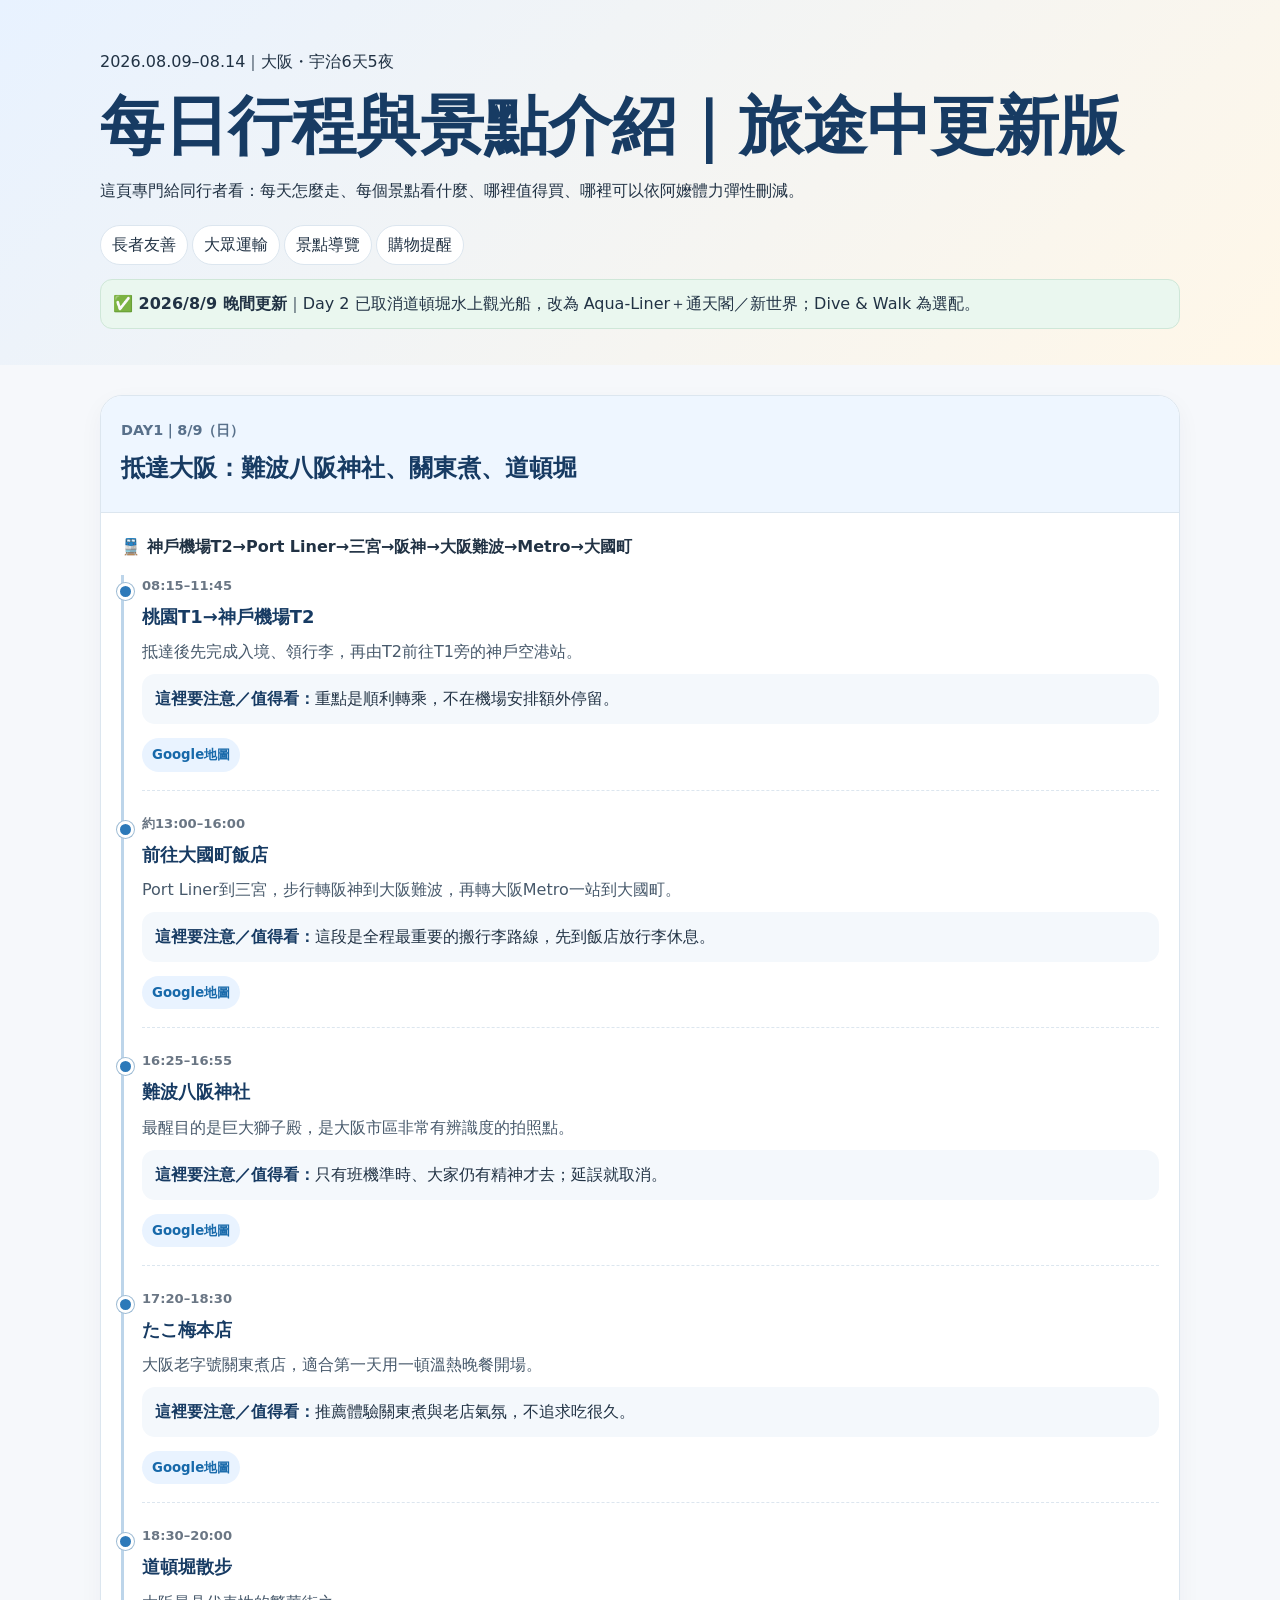
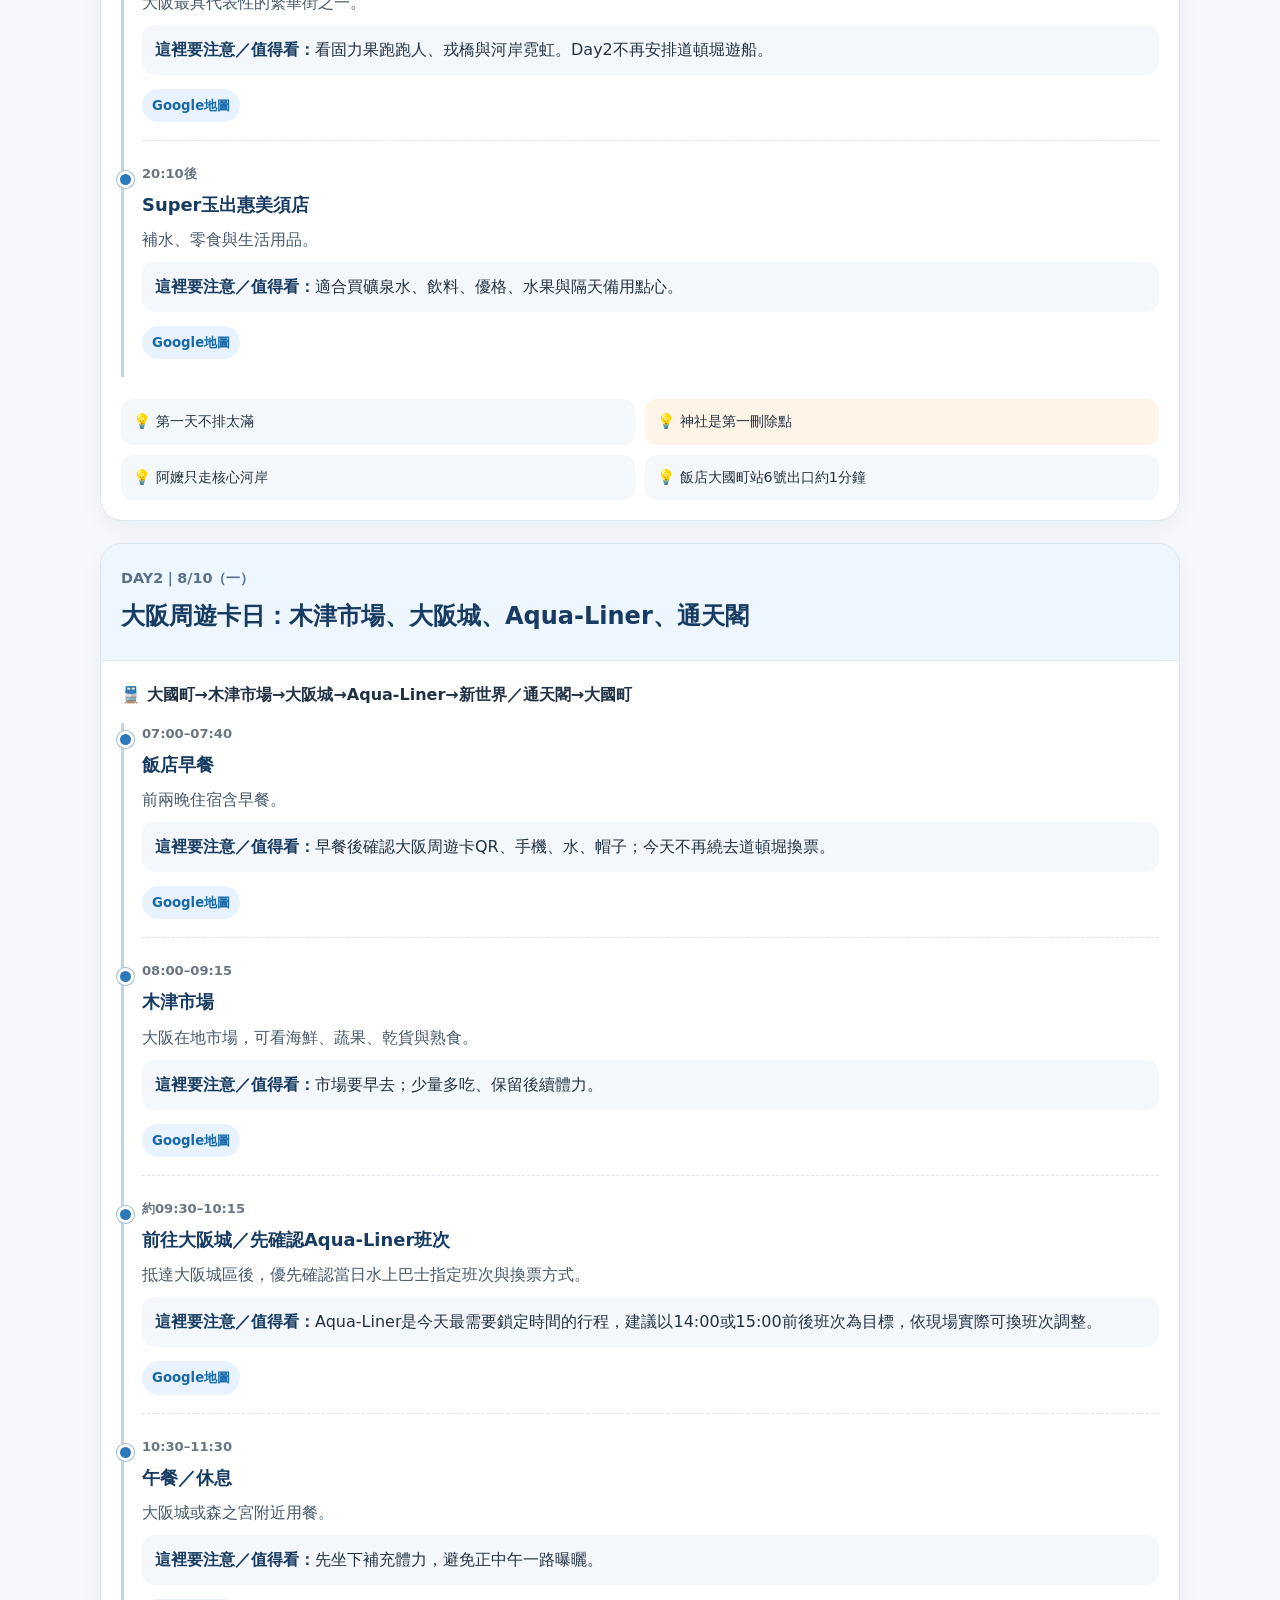
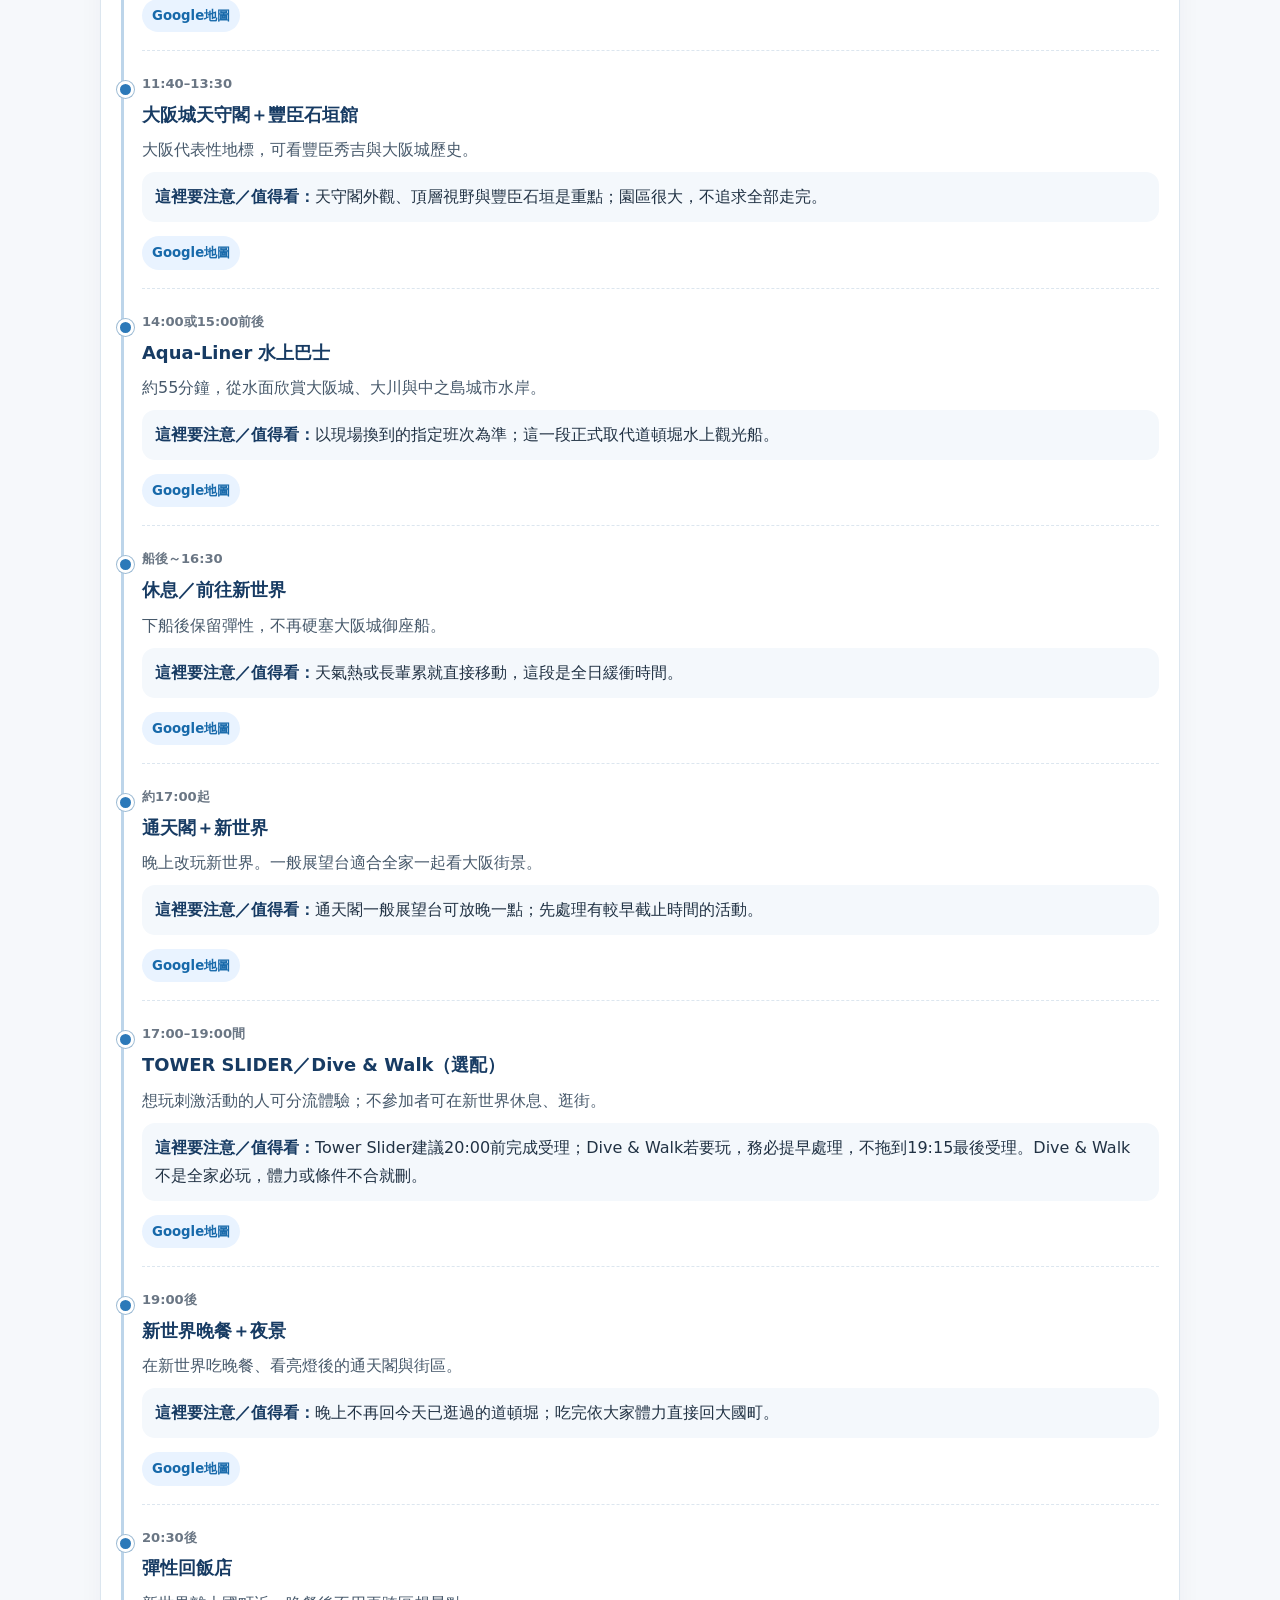
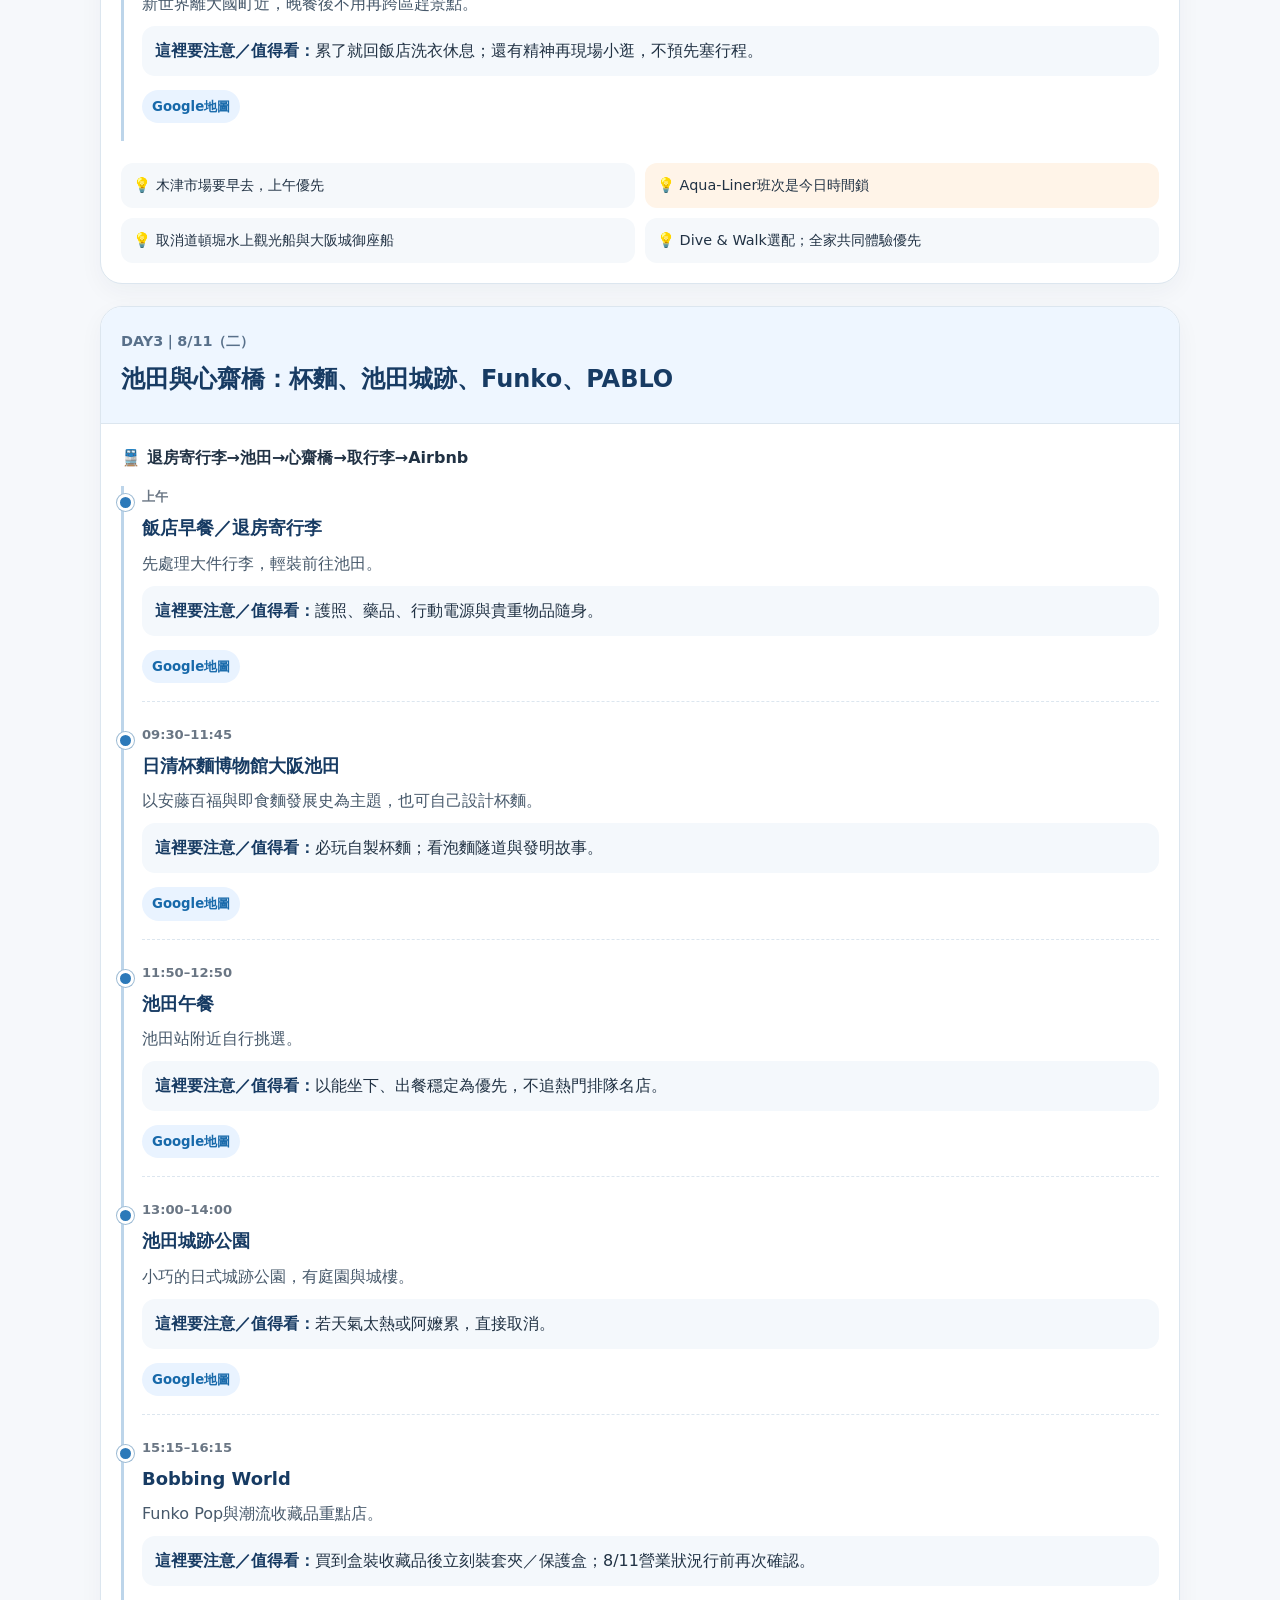
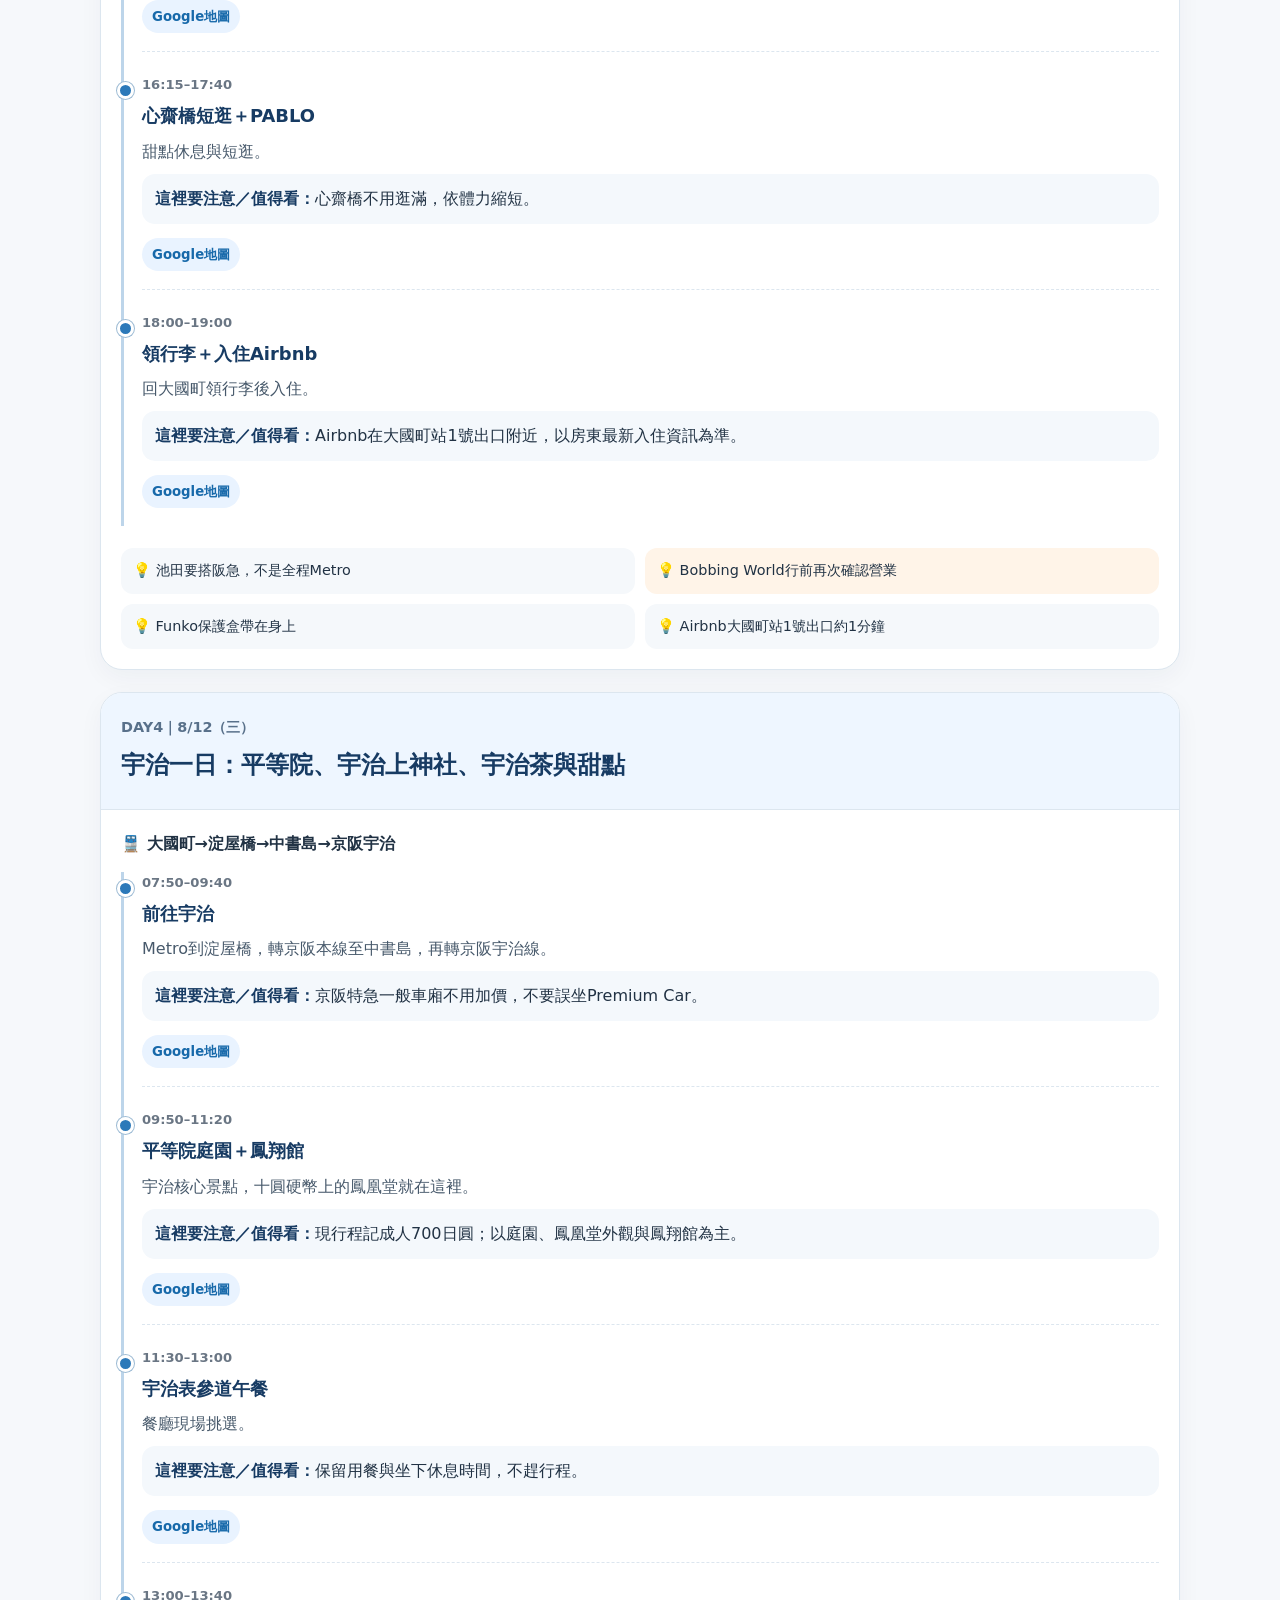
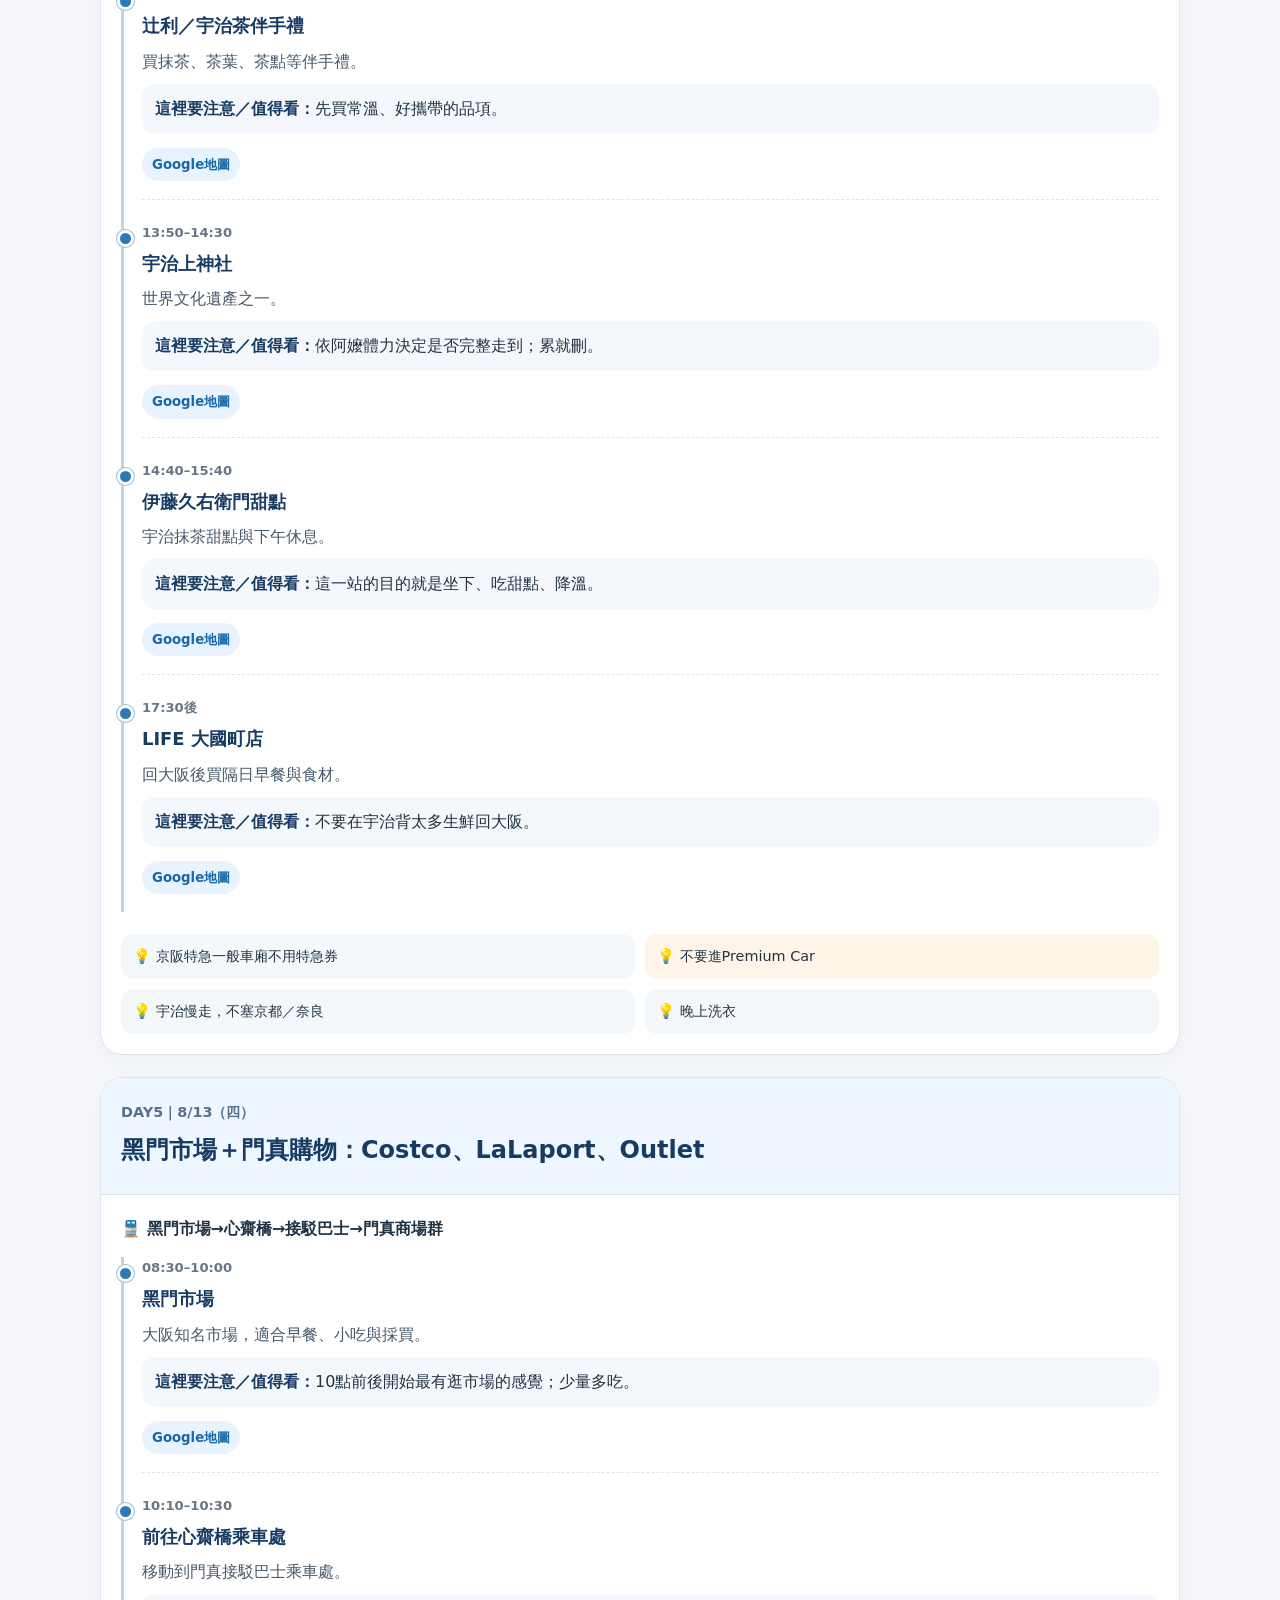
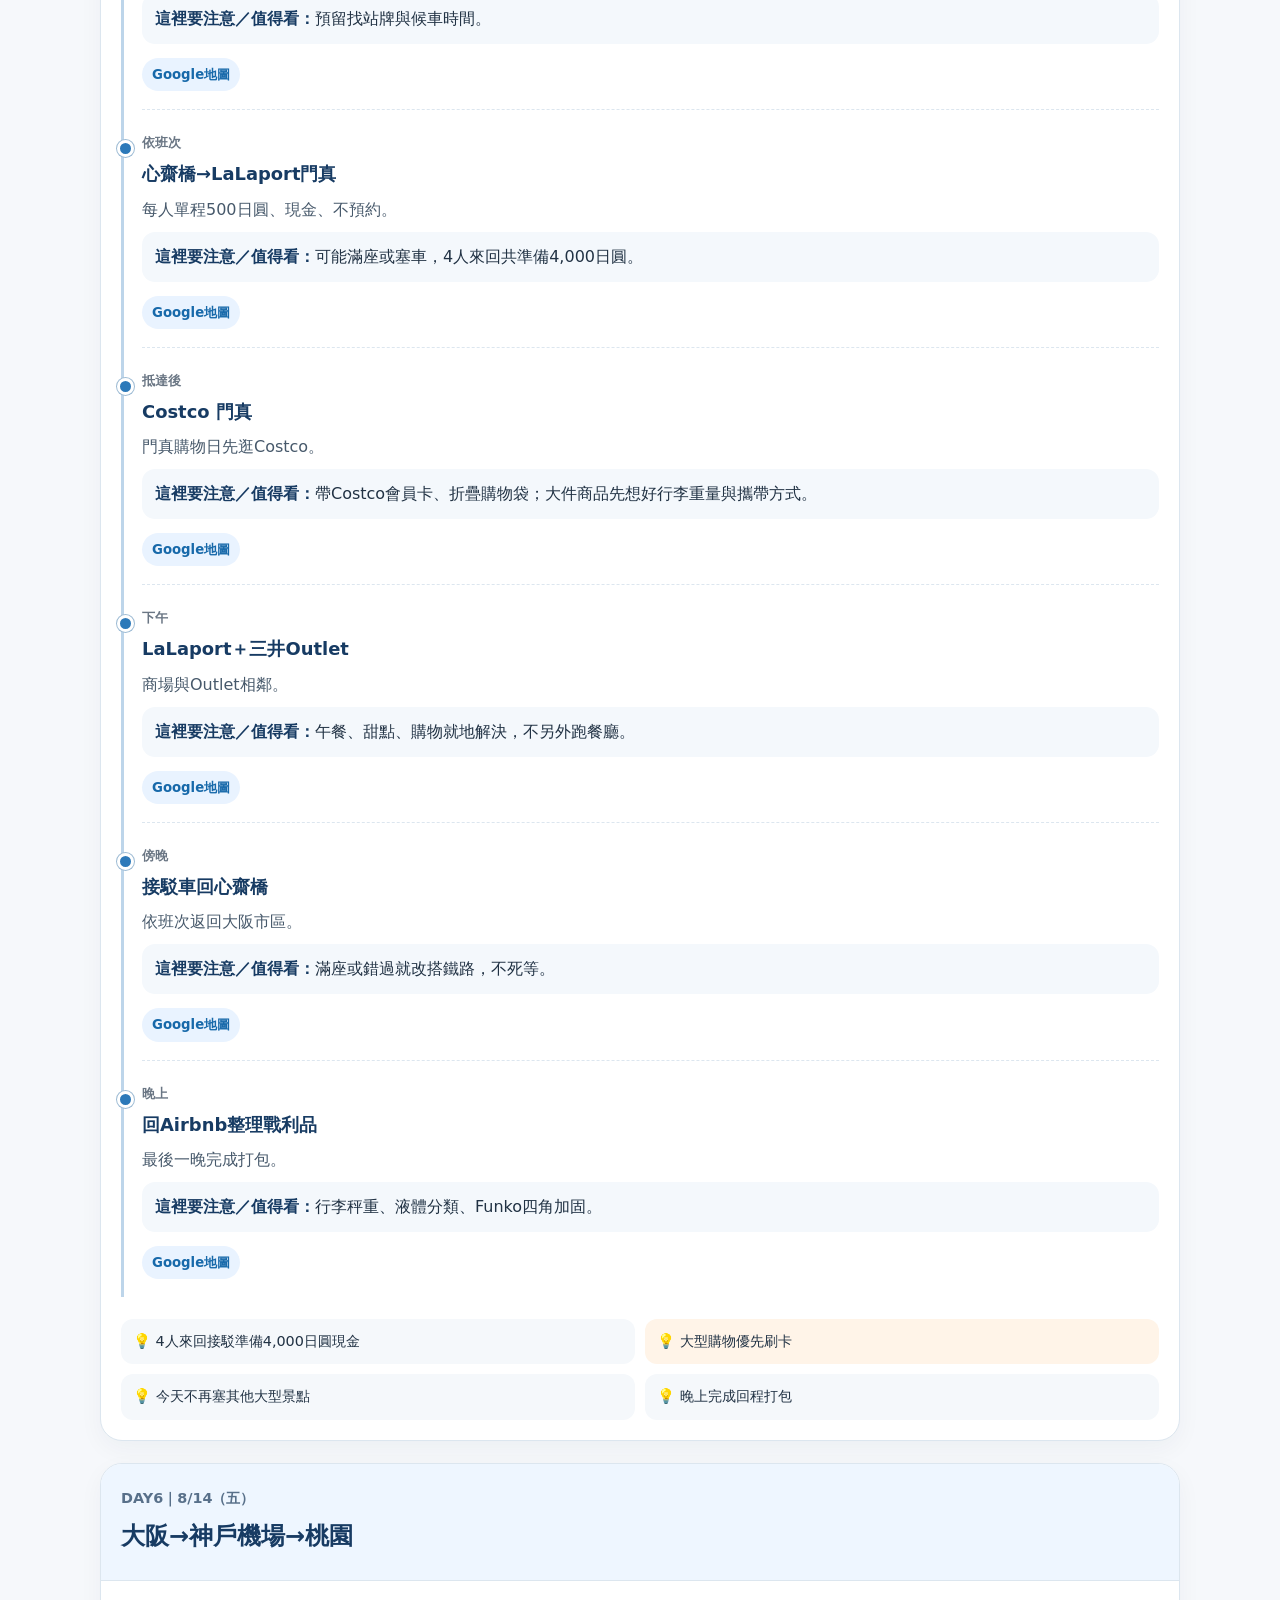
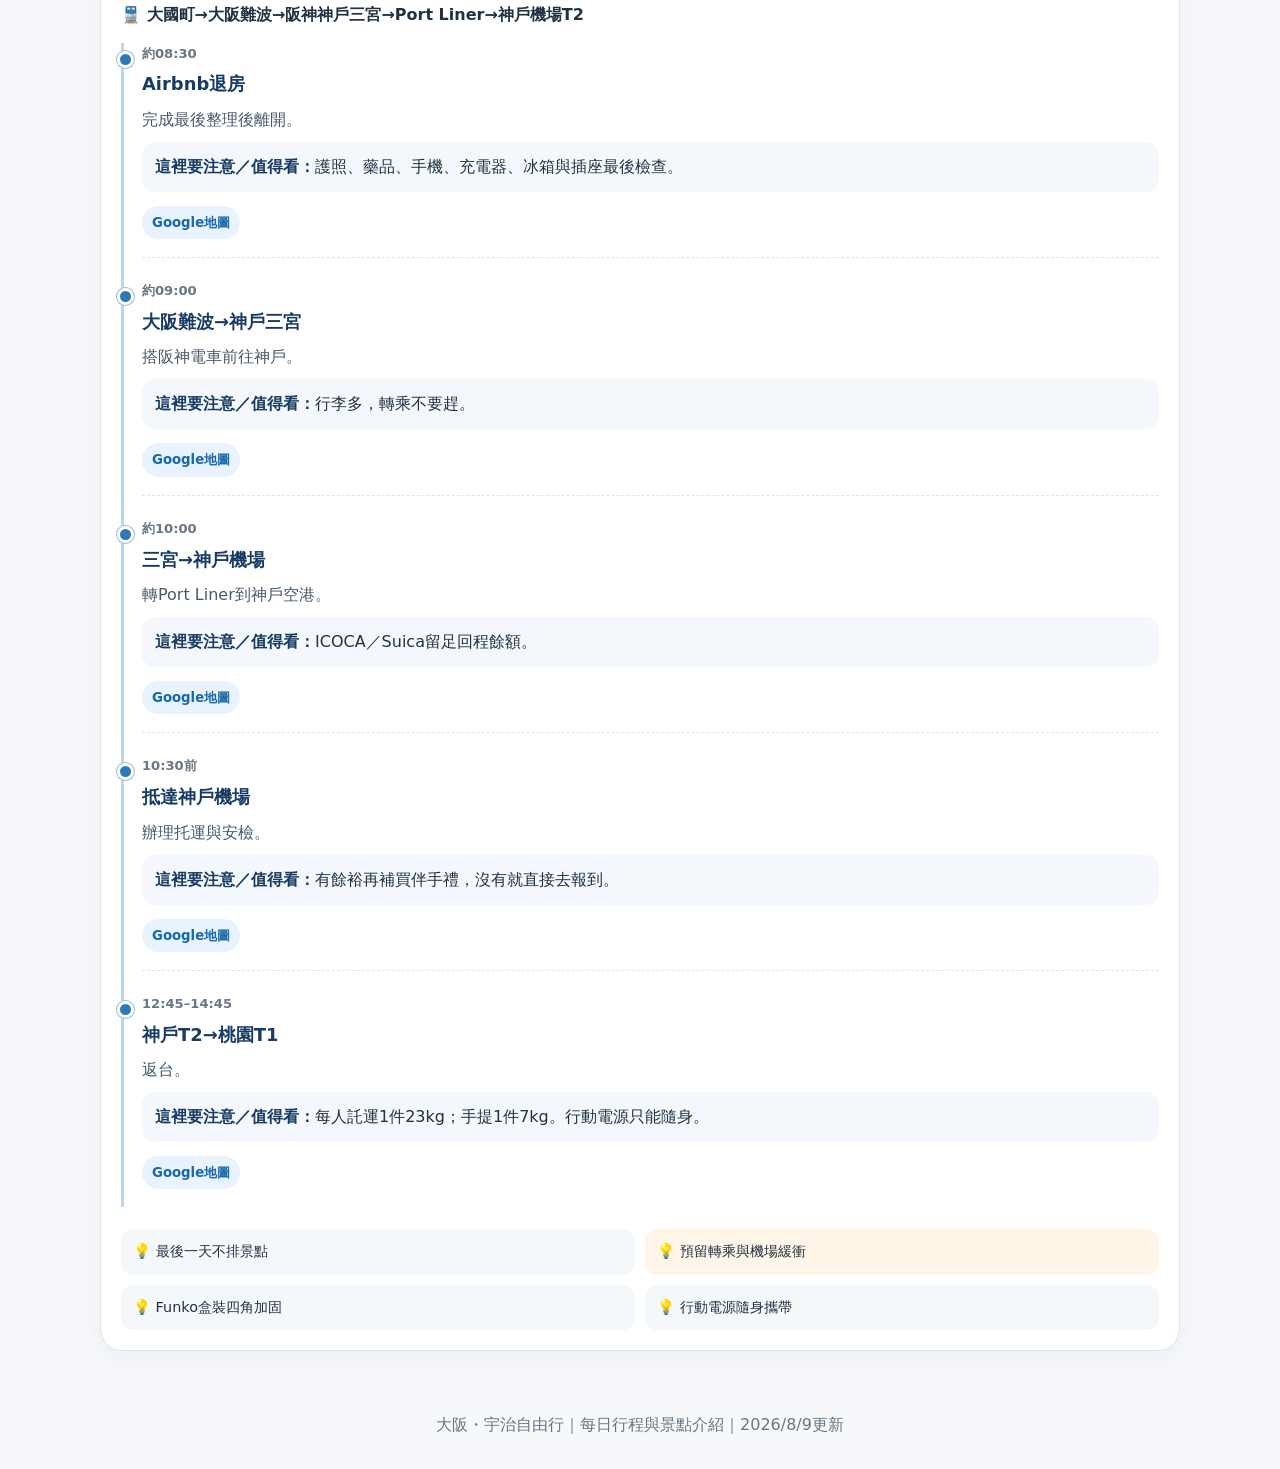
<file: index.html>
<!doctype html><html lang="zh-Hant"><head><meta charset="utf-8"><meta name="viewport" content="width=device-width,initial-scale=1,viewport-fit=cover"><meta name="theme-color" content="#173b63"><title>大阪・宇治每日行程與景點介紹｜旅途中更新版</title><style>*{box-sizing:border-box}html{scroll-behavior:smooth}body{margin:0;font-family:system-ui,-apple-system,"Noto Sans TC",sans-serif;background:#f6f8fb;color:#213244;line-height:1.75}a{color:#1769aa}.wrap{width:min(1080px,calc(100% - 24px));margin:auto}.hero{padding:48px 0 36px;background:linear-gradient(135deg,#e8f2ff,#fff7e8)}h1{font-size:clamp(2rem,7vw,4rem);line-height:1.08;margin:.25em 0;color:#173b63}h2,h3{color:#173b63}.tag{display:inline-block;background:#fff;border:1px solid #dce6ef;border-radius:999px;padding:5px 11px;margin:4px 4px 0 0}.intro{max-width:800px}.status{margin-top:14px;padding:10px 12px;background:#eaf7ef;border:1px solid #cfe7d8;border-radius:12px}.days{display:grid;gap:22px;padding:30px 0}.day{background:#fff;border:1px solid #dce6ef;border-radius:22px;overflow:hidden;box-shadow:0 8px 24px #2030400b}.head{padding:20px;background:#eef6ff;border-bottom:1px solid #dce6ef}.head b{font-size:.9rem;color:#58708a}.head h2{margin:3px 0}.body{padding:20px}.route{font-weight:800;margin-bottom:14px}.timeline{border-left:3px solid #bdd5ea;padding-left:18px}.stop{position:relative;margin:0 0 22px;padding-bottom:18px;border-bottom:1px dashed #dce6ef}.stop:last-child{border-bottom:0}.stop:before{content:"";position:absolute;left:-25px;top:8px;width:11px;height:11px;border-radius:50%;background:#2c79b9;border:3px solid #fff;box-shadow:0 0 0 1px #9dbbd4}.time{font-size:.82rem;font-weight:800;color:#6a7684}.stop h3{margin:3px 0 6px;font-size:1.12rem}.brief{margin:0 0 8px;color:#47596b}.focus{margin:8px 0;padding:11px 13px;border-radius:13px;background:#f4f8fc}.focus strong{color:#173b63}.map{display:inline-block;margin-top:6px;text-decoration:none;font-weight:800;font-size:.83rem;background:#e9f3ff;padding:5px 10px;border-radius:999px}.tips{display:grid;grid-template-columns:repeat(2,1fr);gap:10px;margin-top:16px}.tip{background:#f5f8fb;border-radius:12px;padding:10px 12px;font-size:.9rem}.tip.warn{background:#fff4e8}.footer{text-align:center;padding:30px;color:#687684}@media(max-width:700px){.tips{grid-template-columns:1fr}.body{padding:16px}.head{padding:17px}}</style></head><body><header class="hero"><div class="wrap"><div>2026.08.09–08.14｜大阪・宇治6天5夜</div><h1>每日行程與景點介紹｜旅途中更新版</h1><p class="intro">這頁專門給同行者看：每天怎麼走、每個景點看什麼、哪裡值得買、哪裡可以依阿嬤體力彈性刪減。</p><span class="tag">長者友善</span><span class="tag">大眾運輸</span><span class="tag">景點導覽</span><span class="tag">購物提醒</span><div class="status"><b>✅ 2026/8/9 晚間更新</b>｜Day 2 已取消道頓堀水上觀光船，改為 Aqua-Liner＋通天閣／新世界；Dive & Walk 為選配。</div></div></header><main class="wrap"><section class="days" id="days"></section></main><footer class="footer">大阪・宇治自由行｜每日行程與景點介紹｜2026/8/9更新</footer><script>const days=[{d:'DAY1｜8/9（日）',t:'抵達大阪：難波八阪神社、關東煮、道頓堀',r:'神戶機場T2→Port Liner→三宮→阪神→大阪難波→Metro→大國町',s:[['08:15–11:45','桃園T1→神戶機場T2','抵達後先完成入境、領行李，再由T2前往T1旁的神戶空港站。','重點是順利轉乘，不在機場安排額外停留。','Kobe Airport Terminal 2'],['約13:00–16:00','前往大國町飯店','Port Liner到三宮，步行轉阪神到大阪難波，再轉大阪Metro一站到大國町。','這段是全程最重要的搬行李路線，先到飯店放行李休息。','Hotel Sobial Namba Daikokucho'],['16:25–16:55','難波八阪神社','最醒目的是巨大獅子殿，是大阪市區非常有辨識度的拍照點。','只有班機準時、大家仍有精神才去；延誤就取消。','難波八阪神社'],['17:20–18:30','たこ梅本店','大阪老字號關東煮店，適合第一天用一頓溫熱晚餐開場。','推薦體驗關東煮與老店氣氛，不追求吃很久。','たこ梅本店'],['18:30–20:00','道頓堀散步','大阪最具代表性的繁華街之一。','看固力果跑跑人、戎橋與河岸霓虹。Day2不再安排道頓堀遊船。','道頓堀 グリコサイン'],['20:10後','Super玉出惠美須店','補水、零食與生活用品。','適合買礦泉水、飲料、優格、水果與隔天備用點心。','スーパー玉出 恵美須店']],tip:['第一天不排太滿','神社是第一刪除點','阿嬤只走核心河岸','飯店大國町站6號出口約1分鐘']},{d:'DAY2｜8/10（一）',t:'大阪周遊卡日：木津市場、大阪城、Aqua-Liner、通天閣',r:'大國町→木津市場→大阪城→Aqua-Liner→新世界／通天閣→大國町',s:[['07:00–07:40','飯店早餐','前兩晚住宿含早餐。','早餐後確認大阪周遊卡QR、手機、水、帽子；今天不再繞去道頓堀換票。','Hotel Sobial Namba Daikokucho'],['08:00–09:15','木津市場','大阪在地市場，可看海鮮、蔬果、乾貨與熟食。','市場要早去；少量多吃、保留後續體力。','大阪木津卸売市場'],['約09:30–10:15','前往大阪城／先確認Aqua-Liner班次','抵達大阪城區後，優先確認當日水上巴士指定班次與換票方式。','Aqua-Liner是今天最需要鎖定時間的行程，建議以14:00或15:00前後班次為目標，依現場實際可換班次調整。','大阪水上バス 大阪城港'],['10:30–11:30','午餐／休息','大阪城或森之宮附近用餐。','先坐下補充體力，避免正中午一路曝曬。','森ノ宮駅'],['11:40–13:30','大阪城天守閣＋豐臣石垣館','大阪代表性地標，可看豐臣秀吉與大阪城歷史。','天守閣外觀、頂層視野與豐臣石垣是重點；園區很大，不追求全部走完。','大阪城天守閣'],['14:00或15:00前後','Aqua-Liner 水上巴士','約55分鐘，從水面欣賞大阪城、大川與中之島城市水岸。','以現場換到的指定班次為準；這一段正式取代道頓堀水上觀光船。','大阪水上バス 大阪城港'],['船後～16:30','休息／前往新世界','下船後保留彈性，不再硬塞大阪城御座船。','天氣熱或長輩累就直接移動，這段是全日緩衝時間。','新世界'],['約17:00起','通天閣＋新世界','晚上改玩新世界。一般展望台適合全家一起看大阪街景。','通天閣一般展望台可放晚一點；先處理有較早截止時間的活動。','通天閣'],['17:00–19:00間','TOWER SLIDER／Dive & Walk（選配）','想玩刺激活動的人可分流體驗；不參加者可在新世界休息、逛街。','Tower Slider建議20:00前完成受理；Dive & Walk若要玩，務必提早處理，不拖到19:15最後受理。Dive & Walk不是全家必玩，體力或條件不合就刪。','通天閣 Dive & Walk'],['19:00後','新世界晚餐＋夜景','在新世界吃晚餐、看亮燈後的通天閣與街區。','晚上不再回今天已逛過的道頓堀；吃完依大家體力直接回大國町。','新世界'],['20:30後','彈性回飯店','新世界離大國町近，晚餐後不用再跨區趕景點。','累了就回飯店洗衣休息；還有精神再現場小逛，不預先塞行程。','Hotel Sobial Namba Daikokucho']],tip:['木津市場要早去，上午優先','Aqua-Liner班次是今日時間鎖','取消道頓堀水上觀光船與大阪城御座船','Dive & Walk選配；全家共同體驗優先']},{d:'DAY3｜8/11（二）',t:'池田與心齋橋：杯麵、池田城跡、Funko、PABLO',r:'退房寄行李→池田→心齋橋→取行李→Airbnb',s:[['上午','飯店早餐／退房寄行李','先處理大件行李，輕裝前往池田。','護照、藥品、行動電源與貴重物品隨身。','Hotel Sobial Namba Daikokucho'],['09:30–11:45','日清杯麵博物館大阪池田','以安藤百福與即食麵發展史為主題，也可自己設計杯麵。','必玩自製杯麵；看泡麵隧道與發明故事。','カップヌードルミュージアム 大阪池田'],['11:50–12:50','池田午餐','池田站附近自行挑選。','以能坐下、出餐穩定為優先，不追熱門排隊名店。','池田駅'],['13:00–14:00','池田城跡公園','小巧的日式城跡公園，有庭園與城樓。','若天氣太熱或阿嬤累，直接取消。','池田城跡公園'],['15:15–16:15','Bobbing World','Funko Pop與潮流收藏品重點店。','買到盒裝收藏品後立刻裝套夾／保護盒；8/11營業狀況行前再次確認。','Bobbing World Osaka'],['16:15–17:40','心齋橋短逛＋PABLO','甜點休息與短逛。','心齋橋不用逛滿，依體力縮短。','PABLO 心斎橋本店'],['18:00–19:00','領行李＋入住Airbnb','回大國町領行李後入住。','Airbnb在大國町站1號出口附近，以房東最新入住資訊為準。','パルステージ難波南']],tip:['池田要搭阪急，不是全程Metro','Bobbing World行前再次確認營業','Funko保護盒帶在身上','Airbnb大國町站1號出口約1分鐘']},{d:'DAY4｜8/12（三）',t:'宇治一日：平等院、宇治上神社、宇治茶與甜點',r:'大國町→淀屋橋→中書島→京阪宇治',s:[['07:50–09:40','前往宇治','Metro到淀屋橋，轉京阪本線至中書島，再轉京阪宇治線。','京阪特急一般車廂不用加價，不要誤坐Premium Car。','京阪宇治駅'],['09:50–11:20','平等院庭園＋鳳翔館','宇治核心景點，十圓硬幣上的鳳凰堂就在這裡。','現行程記成人700日圓；以庭園、鳳凰堂外觀與鳳翔館為主。','平等院'],['11:30–13:00','宇治表參道午餐','餐廳現場挑選。','保留用餐與坐下休息時間，不趕行程。','宇治橋通り商店街'],['13:00–13:40','辻利／宇治茶伴手禮','買抹茶、茶葉、茶點等伴手禮。','先買常溫、好攜帶的品項。','辻利 宇治'],['13:50–14:30','宇治上神社','世界文化遺產之一。','依阿嬤體力決定是否完整走到；累就刪。','宇治上神社'],['14:40–15:40','伊藤久右衛門甜點','宇治抹茶甜點與下午休息。','這一站的目的就是坐下、吃甜點、降溫。','伊藤久右衛門 宇治'],['17:30後','LIFE 大國町店','回大阪後買隔日早餐與食材。','不要在宇治背太多生鮮回大阪。','ライフ 大国町店']],tip:['京阪特急一般車廂不用特急券','不要進Premium Car','宇治慢走，不塞京都／奈良','晚上洗衣']},{d:'DAY5｜8/13（四）',t:'黑門市場＋門真購物：Costco、LaLaport、Outlet',r:'黑門市場→心齋橋→接駁巴士→門真商場群',s:[['08:30–10:00','黑門市場','大阪知名市場，適合早餐、小吃與採買。','10點前後開始最有逛市場的感覺；少量多吃。','黒門市場'],['10:10–10:30','前往心齋橋乘車處','移動到門真接駁巴士乘車處。','預留找站牌與候車時間。','心斎橋駅'],['依班次','心齋橋→LaLaport門真','每人單程500日圓、現金、不預約。','可能滿座或塞車，4人來回共準備4,000日圓。','三井ショッピングパーク ららぽーと門真'],['抵達後','Costco 門真','門真購物日先逛Costco。','帶Costco會員卡、折疊購物袋；大件商品先想好行李重量與攜帶方式。','コストコホールセール 門真倉庫店'],['下午','LaLaport＋三井Outlet','商場與Outlet相鄰。','午餐、甜點、購物就地解決，不另外跑餐廳。','三井アウトレットパーク 大阪門真'],['傍晚','接駁車回心齋橋','依班次返回大阪市區。','滿座或錯過就改搭鐵路，不死等。','心斎橋駅'],['晚上','回Airbnb整理戰利品','最後一晚完成打包。','行李秤重、液體分類、Funko四角加固。','パルステージ難波南']],tip:['4人來回接駁準備4,000日圓現金','大型購物優先刷卡','今天不再塞其他大型景點','晚上完成回程打包']},{d:'DAY6｜8/14（五）',t:'大阪→神戶機場→桃園',r:'大國町→大阪難波→阪神神戶三宮→Port Liner→神戶機場T2',s:[['約08:30','Airbnb退房','完成最後整理後離開。','護照、藥品、手機、充電器、冰箱與插座最後檢查。','パルステージ難波南'],['約09:00','大阪難波→神戶三宮','搭阪神電車前往神戶。','行李多，轉乘不要趕。','阪神 神戸三宮駅'],['約10:00','三宮→神戶機場','轉Port Liner到神戶空港。','ICOCA／Suica留足回程餘額。','神戸空港'],['10:30前','抵達神戶機場','辦理托運與安檢。','有餘裕再補買伴手禮，沒有就直接去報到。','Kobe Airport Terminal 2'],['12:45–14:45','神戶T2→桃園T1','返台。','每人託運1件23kg；手提1件7kg。行動電源只能隨身。','Taiwan Taoyuan International Airport']],tip:['最後一天不排景點','預留轉乘與機場緩衝','Funko盒裝四角加固','行動電源隨身攜帶']}];const root=document.querySelector('#days');days.forEach(x=>{const e=document.createElement('article');e.className='day';e.innerHTML=`<div class="head"><b>${x.d}</b><h2>${x.t}</h2></div><div class="body"><div class="route">🚆 ${x.r}</div><div class="timeline">${x.s.map(v=>`<div class="stop"><div class="time">${v[0]}</div><h3>${v[1]}</h3><p class="brief">${v[2]}</p><div class="focus"><strong>這裡要注意／值得看：</strong>${v[3]}</div><a class="map" target="_blank" rel="noopener" href="https://www.google.com/maps/search/?api=1&query=${encodeURIComponent(v[4])}">Google地圖</a></div>`).join('')}</div><div class="tips">${x.tip.map((v,i)=>`<div class="tip ${i==1?'warn':''}">💡 ${v}</div>`).join('')}</div></div>`;root.appendChild(e)});</script></body></html>
</file>
